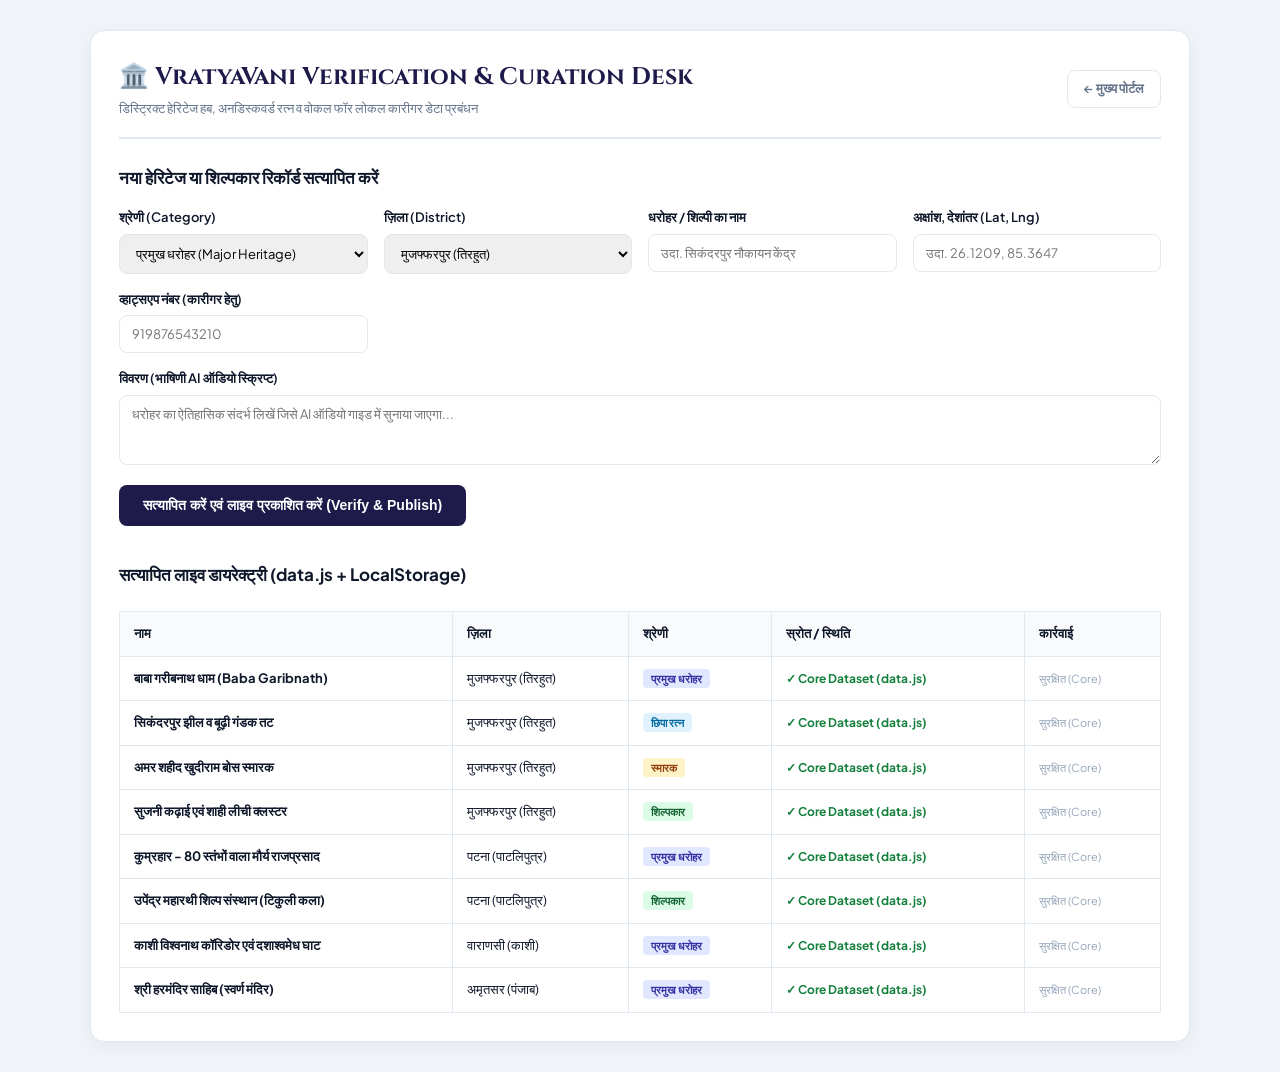
<file: adim.html>
<!DOCTYPE html>
<html lang="hi">
<head>
  <meta charset="UTF-8">
  <meta name="viewport" content="width=device-width, initial-scale=1.0">
  <title>Admin Hub | VratyaVani AI Verification Desk</title>
  
  <link rel="preconnect" href="https://fonts.googleapis.com">
  <link rel="preconnect" href="https://fonts.gstatic.com" crossorigin>
  <link href="https://fonts.googleapis.com/css2?family=Cinzel:wght@600;700&family=Plus+Jakarta+Sans:wght@400;500;600;700&display=swap" rel="stylesheet">
  <link rel="stylesheet" href="style.css">

  <style>
    .admin-container {
      max-width: 1100px;
      margin: 30px auto;
      padding: 28px;
      background: #ffffff;
      border-radius: 14px;
      box-shadow: 0 4px 25px rgba(0,0,0,0.06);
      border: 1px solid var(--border-color);
    }
    .admin-header {
      display: flex;
      justify-content: space-between;
      align-items: center;
      border-bottom: 2px solid var(--border-color);
      padding-bottom: 18px;
    }
    .admin-header h2 {
      font-family: 'Cinzel', serif;
      font-size: 24px;
      color: var(--primary-deep);
    }
    .form-grid {
      display: grid;
      grid-template-columns: repeat(auto-fit, minmax(220px, 1fr));
      gap: 16px;
      margin-top: 18px;
    }
    .form-group { display: flex; flex-direction: column; gap: 6px; }
    .form-group label { font-size: 13px; font-weight: 600; }
    .form-group input, .form-group select, .form-group textarea {
      padding: 10px 12px;
      border: 1px solid var(--border-color);
      border-radius: 8px;
      font-family: inherit;
      font-size: 13px;
    }
    .btn-submit {
      margin-top: 20px;
      padding: 12px 24px;
      background: var(--primary-deep);
      color: #ffffff;
      border: none;
      border-radius: 8px;
      font-weight: 700;
      font-size: 14px;
      cursor: pointer;
      transition: background 0.2s;
    }
    .btn-submit:hover { background: #2e287a; }
    .records-table {
      width: 100%;
      border-collapse: collapse;
      margin-top: 24px;
      font-size: 13px;
    }
    .records-table th, .records-table td {
      border: 1px solid var(--border-color);
      padding: 12px 14px;
      text-align: left;
    }
    .records-table th {
      background: #f8fafc;
      font-weight: 700;
    }
    .badge-category {
      padding: 3px 8px;
      border-radius: 4px;
      font-size: 11px;
      font-weight: 700;
      text-transform: uppercase;
    }
    .badge-category.major { background: #e0e7ff; color: #3730a3; }
    .badge-category.monument { background: #fef3c7; color: #92400e; }
    .badge-category.gem { background: #e0f2fe; color: #0369a1; }
    .badge-category.artisan { background: #dcfce7; color: #166534; }
    .badge-status { color: #15803d; font-weight: 700; font-size: 12px; }
    .btn-delete {
      background: #fee2e2;
      color: #991b1b;
      border: none;
      padding: 4px 8px;
      border-radius: 4px;
      cursor: pointer;
      font-size: 11px;
      font-weight: 600;
    }
  </style>
</head>
<body style="background: #f1f5f9;">

  <div class="admin-container">
    <div class="admin-header">
      <div>
        <h2>🏛️ VratyaVani Verification & Curation Desk</h2>
        <p style="margin-top: 4px; font-size: 13px; color: var(--text-muted);">
          डिस्ट्रिक्ट हेरिटेज हब, अनडिस्कवर्ड रत्न व वोकल फॉर लोकल कारीगर डेटा प्रबंधन
        </p>
      </div>
      <a href="index.html" class="tab-btn" style="text-decoration:none; display:inline-block;">← मुख्य पोर्टल</a>
    </div>

    <!-- Heritage / Artisan Add Form -->
    <h3 style="margin-top: 26px; font-size: 17px;">नया हेरिटेज या शिल्पकार रिकॉर्ड सत्यापित करें</h3>
    <form id="addRecordForm">
      <div class="form-grid">
        <div class="form-group">
          <label>श्रेणी (Category)</label>
          <select id="recCat" required>
            <option value="major">प्रमुख धरोहर (Major Heritage)</option>
            <option value="monument">स्मारक (Monument)</option>
            <option value="gem">छिपे रत्न (Undiscovered Gem)</option>
            <option value="artisan">स्थानीय शिल्पकार (Local Artisan)</option>
          </select>
        </div>
        <div class="form-group">
          <label>ज़िला (District)</label>
          <select id="recDistrict" required>
            <option value="muzaffarpur">मुजफ्फरपुर (तिरहुत)</option>
            <option value="patna">पटना (पाटलिपुत्र)</option>
            <option value="varanasi">वाराणसी (काशी)</option>
            <option value="amritsar">अमृतसर (पंजाब)</option>
          </select>
        </div>
        <div class="form-group">
          <label>धरोहर / शिल्पी का नाम</label>
          <input type="text" id="recTitle" placeholder="उदा. सिकंदरपुर नौकायन केंद्र" required />
        </div>
        <div class="form-group">
          <label>अक्षांश, देशांतर (Lat, Lng)</label>
          <input type="text" id="recCoords" placeholder="उदा. 26.1209, 85.3647" required />
        </div>
        <div class="form-group">
          <label>व्हाट्सएप नंबर (कारीगर हेतु)</label>
          <input type="tel" id="recPhone" placeholder="919876543210" />
        </div>
        <div class="form-group" style="grid-column: 1 / -1;">
          <label>विवरण (भाषिणी AI ऑडियो स्क्रिप्ट)</label>
          <textarea id="recDesc" rows="3" placeholder="धरोहर का ऐतिहासिक संदर्भ लिखें जिसे AI ऑडियो गाइड में सुनाया जाएगा..." required></textarea>
        </div>
      </div>
      <button type="submit" class="btn-submit">सत्यापित करें एवं लाइव प्रकाशित करें (Verify & Publish)</button>
    </form>

    <!-- Verified Live Table -->
    <h3 style="margin-top: 36px; font-size: 17px;">सत्यापित लाइव डायरेक्ट्री (data.js + LocalStorage)</h3>
    <table class="records-table">
      <thead>
        <tr>
          <th>नाम</th>
          <th>ज़िला</th>
          <th>श्रेणी</th>
          <th>स्रोत / स्थिति</th>
          <th>कार्रवाई</th>
        </tr>
      </thead>
      <tbody id="recordsTbody"></tbody>
    </table>
  </div>

  <script src="data.js"></script>
  <script src="admin.js"></script>
</body>
</html>
</file>
<file: style.css>
:root {
  --primary-deep: #1e1b4b;
  --accent-gold: #d97706;
  --accent-terracotta: #c2410c;
  --bg-sand: #f8fafc;
  --card-bg: #ffffff;
  --text-main: #0f172a;
  --text-muted: #64748b;
  --border-color: #e2e8f0;
}

* { box-sizing: border-box; margin: 0; padding: 0; }
body {
  font-family: 'Plus Jakarta Sans', sans-serif;
  background-color: var(--bg-sand);
  color: var(--text-main);
  line-height: 1.5;
}

.navbar {
  display: flex;
  justify-content: space-between;
  align-items: center;
  padding: 12px 24px;
  background-color: var(--primary-deep);
  color: #fff;
  border-bottom: 3px solid var(--accent-gold);
  position: sticky;
  top: 0;
  z-index: 1000;
}
.nav-brand { display: flex; align-items: center; gap: 12px; }
.brand-badge {
  background: var(--accent-gold);
  color: #000;
  font-size: 11px;
  font-weight: 800;
  padding: 3px 8px;
  border-radius: 4px;
}
.brand-text h1 {
  font-family: 'Cinzel', serif;
  font-size: 22px;
  letter-spacing: 0.5px;
}
.brand-text h1 span { color: var(--accent-gold); }
.brand-text p {
  font-size: 10px;
  color: #cbd5e1;
  letter-spacing: 1px;
  text-transform: uppercase;
}
.nav-controls { display: flex; align-items: center; gap: 12px; }
.network-badge {
  font-size: 11px;
  font-weight: 700;
  padding: 4px 10px;
  border-radius: 20px;
}
.network-badge.online { background: #dcfce7; color: #15803d; }
.network-badge.offline { background: #fee2e2; color: #b91c1c; }
.nav-controls select {
  padding: 6px 12px;
  border-radius: 6px;
  border: 1px solid #475569;
  background: #0f172a;
  color: #fff;
  font-weight: 500;
  cursor: pointer;
}
.admin-link {
  color: var(--accent-gold);
  text-decoration: none;
  font-size: 12px;
  font-weight: 600;
  border: 1px dashed var(--accent-gold);
  padding: 5px 10px;
  border-radius: 6px;
}

.hero-banner {
  background: linear-gradient(135deg, rgba(30, 27, 75, 0.96), rgba(194, 65, 12, 0.88)), url('https://images.unsplash.com/photo-1600100397608-f010e42e4e13?auto=format&fit=crop&w=1200&q=80') center/cover;
  color: #fff;
  padding: 28px 20px;
  text-align: center;
}
.hero-banner h2 { font-family: 'Cinzel', serif; font-size: 26px; margin-bottom: 6px; }
.hero-banner p { font-size: 13px; color: #fed7aa; }
.hero-badges {
  display: flex;
  justify-content: center;
  gap: 10px;
  margin-top: 14px;
  flex-wrap: wrap;
}
.hero-badges span {
  background: rgba(255, 255, 255, 0.14);
  backdrop-filter: blur(4px);
  padding: 4px 10px;
  border-radius: 20px;
  font-size: 11px;
}

.main-layout {
  display: grid;
  grid-template-columns: 1fr 420px;
  gap: 24px;
  padding: 24px;
  max-width: 1400px;
  margin: 0 auto;
}
@media (max-width: 950px) {
  .main-layout { grid-template-columns: 1fr; padding: 15px; }
}

.category-tabs {
  display: flex;
  gap: 8px;
  border-bottom: 2px solid var(--border-color);
  padding-bottom: 12px;
  margin-bottom: 20px;
  overflow-x: auto;
}
.tab-btn {
  padding: 8px 16px;
  border: 1px solid var(--border-color);
  background: #fff;
  border-radius: 8px;
  cursor: pointer;
  font-weight: 600;
  font-size: 13px;
  color: var(--text-muted);
  transition: all 0.2s;
  white-space: nowrap;
}
.tab-btn.active, .tab-btn:hover {
  background: var(--primary-deep);
  color: #fff;
  border-color: var(--primary-deep);
}

.cards-grid {
  display: grid;
  grid-template-columns: repeat(auto-fill, minmax(260px, 1fr));
  gap: 18px;
}
.heritage-card {
  background: var(--card-bg);
  border-radius: 12px;
  overflow: hidden;
  border: 1px solid var(--border-color);
  box-shadow: 0 2px 8px rgba(0,0,0,0.04);
  display: flex;
  flex-direction: column;
  transition: transform 0.2s;
}
.heritage-card:hover { transform: translateY(-3px); }
.heritage-card img {
  width: 100%;
  height: 155px;
  object-fit: cover;
  background-color: #e2e8f0;
}
.card-content {
  padding: 14px;
  display: flex;
  flex-direction: column;
  flex-grow: 1;
}
.card-tag {
  font-size: 10px;
  font-weight: 700;
  text-transform: uppercase;
  color: var(--accent-terracotta);
  margin-bottom: 4px;
}
.card-title { font-size: 16px; font-weight: 700; margin-bottom: 6px; }
.card-desc { font-size: 12px; color: var(--text-muted); flex-grow: 1; margin-bottom: 12px; }
.card-actions { display: flex; gap: 6px; }
.btn-sm {
  flex: 1;
  padding: 7px;
  border-radius: 6px;
  font-size: 11px;
  font-weight: 600;
  cursor: pointer;
  text-align: center;
  border: none;
  text-decoration: none;
}
.btn-listen { background: #fef3c7; color: #92400e; }
.btn-locate { background: #e0e7ff; color: #3730a3; }
.btn-artisan-wa { background: #dcfce7; color: #166534; }

.map-sidebar { display: flex; flex-direction: column; gap: 16px; }
.map-header { display: flex; justify-content: space-between; align-items: center; }
.map-header h3 { font-size: 15px; font-weight: 700; }
#currentDistrictBadge {
  background: var(--accent-terracotta);
  color: #fff;
  font-size: 11px;
  padding: 3px 8px;
  border-radius: 4px;
}
#map {
  width: 100%;
  height: 330px;
  border-radius: 12px;
  border: 1px solid var(--border-color);
  background: #e2e8f0;
}

.voice-console {
  background: #ffffff;
  border-radius: 12px;
  padding: 16px;
  border: 1px solid var(--border-color);
  box-shadow: 0 4px 12px rgba(0,0,0,0.04);
}
.console-title {
  display: flex;
  justify-content: space-between;
  align-items: center;
  margin-bottom: 10px;
}
.console-title span { font-weight: 700; font-size: 13px; }
.console-title select {
  font-size: 11px;
  padding: 4px 8px;
  border-radius: 4px;
  border: 1px solid var(--border-color);
}
.audio-now-playing {
  background: #f8fafc;
  border: 1px dashed var(--border-color);
  border-radius: 6px;
  padding: 10px;
  font-size: 12px;
  color: var(--text-muted);
  min-height: 52px;
  margin-bottom: 12px;
}
.audio-controls { display: flex; gap: 8px; }
.audio-controls button {
  flex: 1;
  padding: 9px;
  border-radius: 6px;
  border: none;
  font-size: 12px;
  font-weight: 600;
  cursor: pointer;
}
#playAudioBtn { background: var(--accent-gold); color: #000; }
#playAudioBtn:disabled { background: #e2e8f0; color: #94a3b8; cursor: not-allowed; }
#qrGuideBtn { background: #f1f5f9; color: var(--text-main); border: 1px solid var(--border-color); }

.modal-backdrop {
  display: none;
  position: fixed;
  top: 0; left: 0; width: 100%; height: 100%;
  background: rgba(0,0,0,0.65);
  backdrop-filter: blur(4px);
  justify-content: center;
  align-items: center;
  z-index: 1000;
}
.modal-box {
  background: #fff;
  padding: 24px;
  border-radius: 14px;
  text-align: center;
  max-width: 320px;
  position: relative;
}
.close-modal {
  position: absolute;
  top: 8px; right: 14px;
  font-size: 24px;
  cursor: pointer;
}
.footer {
  text-align: center;
  padding: 20px;
  font-size: 12px;
  color: var(--text-muted);
  border-top: 1px solid var(--border-color);
  margin-top: 30px;
}
</file>
